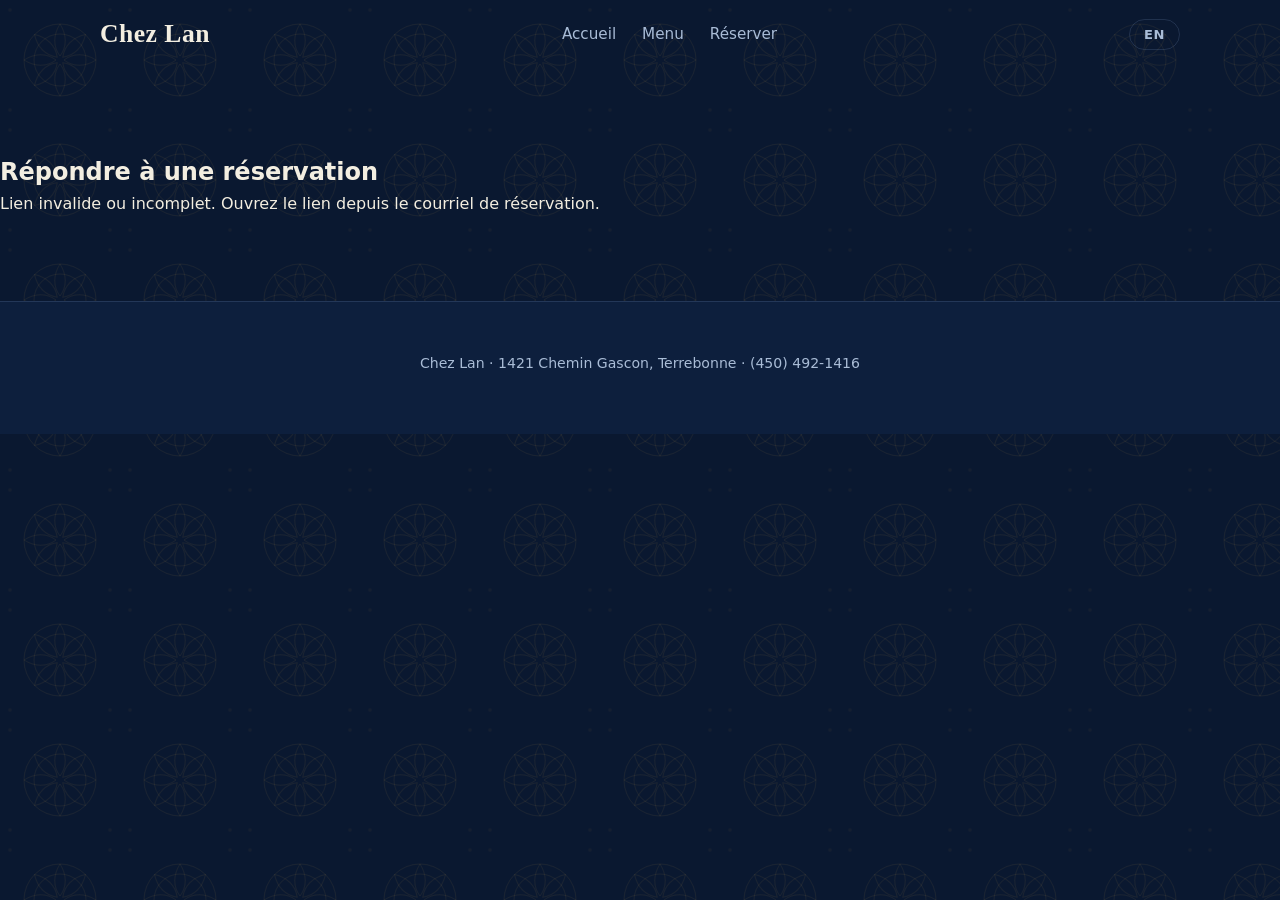
<file: repondre.html>
<!DOCTYPE html>
<html lang="fr">
<head>
<meta charset="UTF-8">
<meta name="viewport" content="width=device-width, initial-scale=1.0">
<title>Répondre à une réservation — Chez Lan</title>
<meta name="robots" content="noindex">
<link rel="stylesheet" href="styles.css?v=7">
<style>
  .rp-banner { padding: 1rem 1.2rem; border-radius: 12px; color: #fff; font-weight: 700; margin-bottom: 1.2rem; font-size: 1.05rem; }
  .rp-banner.accept { background: #1e7e34; }
  .rp-banner.refuse { background: #c0392b; }
  .msg-preview { white-space: pre-wrap; background: #f8f6f0; border: 1px solid #e5ddc9; border-radius: 10px; padding: 1rem; font-size: .92rem; line-height: 1.55; }
  .summary-grid { display: grid; grid-template-columns: auto 1fr; gap: .35rem 1rem; }
  .summary-grid dt { font-weight: 700; color: var(--navy); }
  .summary-grid dd { margin: 0; }
  #doneBox { display: none; background: #e8f5e9; border: 1px solid #1e7e34; color: #1b5e20; border-radius: 10px; padding: 1rem; margin-top: 1rem; font-weight: 600; }
  #errBox { display: none; background: #fdecea; border: 1px solid #c0392b; color: #7b1f14; border-radius: 10px; padding: 1rem; margin-top: 1rem; }
  .send-note { color: #666; font-size: .9rem; margin-top: .6rem; }
</style>
</head>
<body>
<nav>
  <div class="nav-inner">
    <a class="brand" href="index.html">Chez Lan</a>
    <div class="nav-links" id="navLinks">
      <a href="index.html" data-i18n="nav.home">Accueil</a>
      <a href="index.html#menu" data-i18n="nav.menu">Menu</a>
      <a href="reservation.html" data-i18n="nav.reserve">Réserver</a>
    </div>
    <div class="nav-right">
      <button class="lang-toggle" id="langBtn" aria-label="Switch language">EN</button>
      <button class="nav-toggle" id="navToggle" aria-label="Menu">☰</button>
    </div>
  </div>
</nav>

<main>
  <section class="section">
    <h2 data-i18n="rp.title">Répondre à une réservation</h2>

    <div id="badLink" class="card" style="display:none">
      <p data-i18n="rp.badLink">Lien invalide ou incomplet. Ouvrez le lien depuis le courriel de réservation.</p>
    </div>

    <div id="resWrap" style="display:none; max-width: 640px;">
      <div id="actionBanner" class="rp-banner accept"></div>

      <div class="card">
        <h3 data-i18n="rp.summary">Détails de la réservation</h3>
        <dl class="summary-grid">
          <dt data-i18n="rp.name">Nom</dt><dd id="sName"></dd>
          <dt data-i18n="rp.date">Date</dt><dd id="sDate"></dd>
          <dt data-i18n="rp.time">Heure</dt><dd id="sTime"></dd>
          <dt data-i18n="rp.guests">Convives</dt><dd id="sGuests"></dd>
          <dt data-i18n="rp.phone">Téléphone</dt><dd id="sPhone"></dd>
          <dt data-i18n="rp.email">Courriel</dt><dd id="sEmail"></dd>
        </dl>
      </div>

      <div class="card">
        <h3 data-i18n="rp.msgTitle">Message qui sera envoyé au client</h3>
        <div class="msg-preview" id="msgPreview"></div>
      </div>

      <a id="sendBtn" class="btn btn-gold btn-block" href="#"></a>
      <p class="send-note" id="sendNote"></p>
      <div id="doneBox"></div>
      <div id="errBox"></div>
    </div>
  </section>
</main>

<footer>
  <p data-i18n="rp.footer">Chez Lan · 1421 Chemin Gascon, Terrebonne · (450) 492-1416</p>
</footer>

<script src="templates.js?v=7"></script>
<script src="repondre.js?v=7"></script>
</body>
</html>
</file>
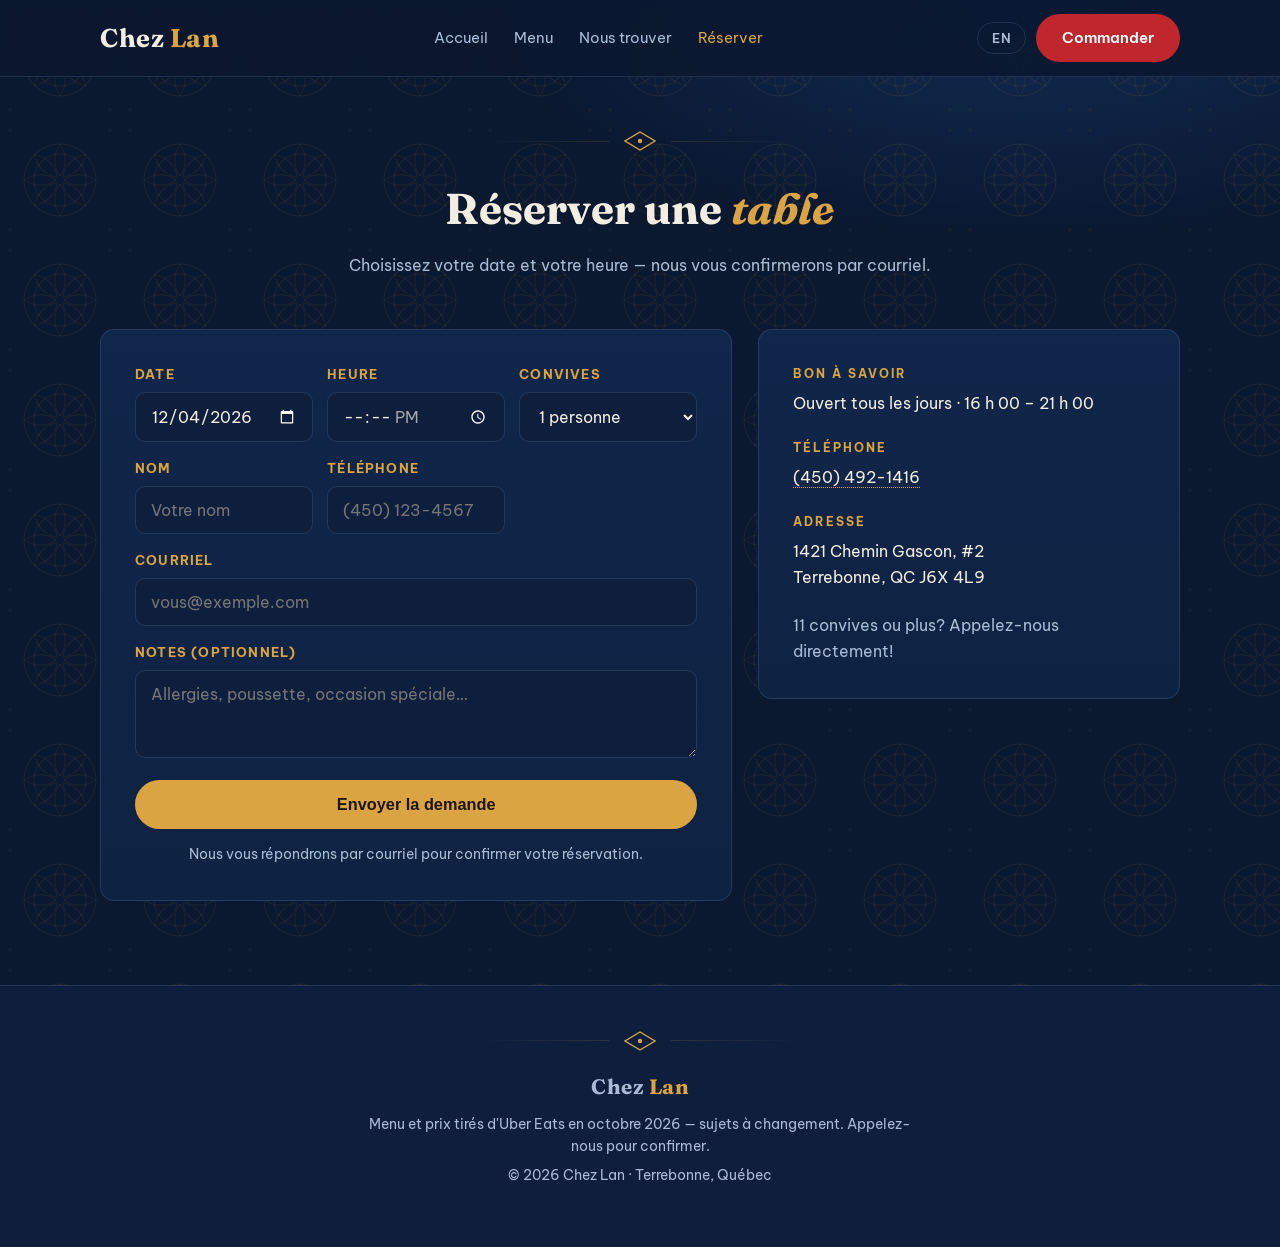
<file: reservation.html>
<!DOCTYPE html>
<html lang="fr">
<head>
<meta charset="UTF-8">
<meta name="viewport" content="width=device-width, initial-scale=1.0">
<title>Réserver une table · Chez Lan Terrebonne</title>
<meta name="description" content="Réservez une table au restaurant Chez Lan à Terrebonne. Choisissez votre date et votre heure — nous vous confirmerons par courriel.">
<link rel="preconnect" href="https://fonts.googleapis.com">
<link rel="preconnect" href="https://fonts.gstatic.com" crossorigin>
<link href="https://fonts.googleapis.com/css2?family=Fraunces:ital,opsz,wght@0,9..144,500;0,9..144,700;1,9..144,500;1,9..144,700&family=Be+Vietnam+Pro:wght@400;500;600;700&display=swap" rel="stylesheet">
<link rel="stylesheet" href="styles.css?v=7">
</head>
<body>

<nav class="nav">
  <div class="nav-inner">
    <a class="brand" href="index.html">Chez <span>Lan</span></a>
    <div class="nav-links">
      <a href="index.html" data-i18n="nav.home">Accueil</a>
      <a href="index.html#favoris" data-i18n="nav.menu">Menu</a>
      <a href="index.html#infos" data-i18n="nav.info">Nous trouver</a>
      <a href="reservation.html" data-i18n="nav.book" style="color:var(--gold)">Réserver</a>
    </div>
    <div class="nav-cta">
      <button class="nav-toggle" id="navToggle" aria-label="Menu">☰</button>
      <button class="lang-toggle" id="langBtn">EN</button>
      <a class="btn order-link" href="#" target="_blank" rel="noopener" data-i18n="nav.order">Commander</a>
    </div>
  </div>
</nav>

<section class="res-hero">
  <div class="wrap">
    <div class="sec-head" style="margin-bottom:0">
      <div class="vn-divider" aria-hidden="true">
        <svg width="34" height="22" viewBox="0 0 34 22"><path d="M17 2 L32 11 L17 20 L2 11 Z" fill="none" stroke="#d9a441" stroke-width="1.4"/><circle cx="17" cy="11" r="2.2" fill="#d9a441"/></svg>
      </div>
      <h2 data-i18n="res.title">Réserver une <em>table</em></h2>
      <p data-i18n="res.sub">Choisissez votre date et votre heure — nous vous confirmerons par courriel.</p>
    </div>
  </div>
</section>

<section class="res-main">
  <div class="wrap">
    <div class="res-grid">
      <div class="res-card">
        <form id="resForm" novalidate>
          <div class="field-row">
            <div class="field">
              <label for="fDate" data-i18n="res.date">Date</label>
              <input type="date" id="fDate" required>
            </div>
            <div class="field">
              <label for="fTime" data-i18n="res.time">Heure</label>
              <input type="time" id="fTime" min="16:00" max="21:00" required>
            </div>
            <div class="field">
              <label for="fGuests" data-i18n="res.guests">Convives</label>
              <select id="fGuests" required></select>
            </div>
          </div>
          <div class="field-row">
            <div class="field">
              <label for="fName" data-i18n="res.name">Nom</label>
              <input type="text" id="fName" data-i18n-ph="res.namePh" placeholder="Votre nom" required autocomplete="name">
            </div>
            <div class="field">
              <label for="fPhone" data-i18n="res.phone">Téléphone</label>
              <input type="tel" id="fPhone" placeholder="(450) 123-4567" required autocomplete="tel">
            </div>
          </div>
          <div class="field">
            <label for="fEmail" data-i18n="res.email">Courriel</label>
            <input type="email" id="fEmail" data-i18n-ph="res.emailPh" placeholder="vous@exemple.com" required autocomplete="email">
          </div>
          <div class="field">
            <label for="fNotes" data-i18n="res.notes">Notes (optionnel)</label>
            <textarea id="fNotes" rows="3" data-i18n-ph="res.notesPh" placeholder="Allergies, poussette, occasion spéciale…"></textarea>
          </div>
          <input type="text" id="fHoney" name="_honey" style="display:none" tabindex="-1" autocomplete="off">
          <p class="form-error" id="formError" style="display:none"></p>
          <button type="submit" class="btn btn-gold btn-block" id="submitBtn" data-i18n="res.submit">Envoyer la demande</button>
          <p class="res-note" data-i18n="res.note">Nous vous répondrons par courriel pour confirmer votre réservation.</p>
        </form>
        <div class="res-success" id="resSuccess" style="display:none">
          <div class="success-check">✓</div>
          <h3 data-i18n="res.successT">Demande envoyée!</h3>
          <p id="successSummary"></p>
          <button class="btn btn-outline" id="againBtn" data-i18n="res.new">Faire une autre demande</button>
        </div>
      </div>
      <aside class="info-card res-aside">
        <div class="info-row">
          <h4 data-i18n="res.infoT">Bon à savoir</h4>
          <p data-i18n="res.hours">Ouvert tous les jours · 16 h 00 – 21 h 00</p>
        </div>
        <div class="info-row">
          <h4 data-i18n="info.phone">Téléphone</h4>
          <p><a href="tel:+14504921416">(450) 492-1416</a></p>
        </div>
        <div class="info-row">
          <h4 data-i18n="info.addr">Adresse</h4>
          <p>1421 Chemin Gascon, #2<br>Terrebonne, QC J6X 4L9</p>
        </div>
        <div class="info-row">
          <p class="res-note" data-i18n="res.bigparty">11 convives ou plus? Appelez-nous directement!</p>
        </div>
      </aside>
    </div>
  </div>
</section>

<footer>
  <div class="wrap">
    <div class="vn-divider" aria-hidden="true">
      <svg width="34" height="22" viewBox="0 0 34 22"><path d="M17 2 L32 11 L17 20 L2 11 Z" fill="none" stroke="#d9a441" stroke-width="1.4"/><circle cx="17" cy="11" r="2.2" fill="#d9a441"/></svg>
    </div>
    <span class="brand">Chez <span>Lan</span></span>
    <p data-i18n="foot.note">Menu et prix tirés d'Uber Eats en octobre 2026 — sujets à changement. Appelez-nous pour confirmer.</p>
    <p data-i18n="foot.rights">© 2026 Chez Lan · Terrebonne, Québec</p>
  </div>
</footer>

<script src="templates.js?v=7"></script>
<script src="reservation.js?v=7"></script>
</body>
</html>
</file>
<file: styles.css>
/* Chez Lan — blue porcelain theme. Deep sea navy + cobalt + gold,
   with a faint hand-drawn Vietnamese lotus (hoa sen) background. */
:root {
  --bg: #0a1830;
  --bg2: #0d1f3d;
  --card: #10264a;
  --card2: #0e2242;
  --cream: #f3eee1;
  --muted: #a9bcd6;
  --blue: #2f6fd0;
  --blue-deep: #1b3a6b;
  --red: #c0272d;
  --red-deep: #9a1e24;
  --gold: #d9a441;
  --gold-soft: rgba(217, 164, 65, 0.16);
  --line: rgba(147, 180, 226, 0.16);
  --radius: 14px;
  --font-display: "Fraunces", Georgia, serif;
  --font-script: "Great Vibes", "Snell Roundhand", cursive;
  --font-body: "Be Vietnam Pro", "Inter", system-ui, sans-serif;
  /* Subtle Vietnamese lotus rosette (hoa sen) tile, hand-drawn SVG */
  --lotus: url("data:image/svg+xml,%3Csvg xmlns='http://www.w3.org/2000/svg' width='120' height='120' viewBox='0 0 120 120'%3E%3Cg fill='none' stroke='%23d9a441' stroke-opacity='0.08'%3E%3Ccircle cx='60' cy='60' r='36'/%3E%3Ccircle cx='60' cy='60' r='26'/%3E%3Cpath d='M60 24 C67 35 67 47 60 56 C53 47 53 35 60 24 Z'/%3E%3Cpath d='M60 24 C67 35 67 47 60 56 C53 47 53 35 60 24 Z' transform='rotate(45 60 60)'/%3E%3Cpath d='M60 24 C67 35 67 47 60 56 C53 47 53 35 60 24 Z' transform='rotate(90 60 60)'/%3E%3Cpath d='M60 24 C67 35 67 47 60 56 C53 47 53 35 60 24 Z' transform='rotate(135 60 60)'/%3E%3Cpath d='M60 24 C67 35 67 47 60 56 C53 47 53 35 60 24 Z' transform='rotate(180 60 60)'/%3E%3Cpath d='M60 24 C67 35 67 47 60 56 C53 47 53 35 60 24 Z' transform='rotate(225 60 60)'/%3E%3Cpath d='M60 24 C67 35 67 47 60 56 C53 47 53 35 60 24 Z' transform='rotate(270 60 60)'/%3E%3Cpath d='M60 24 C67 35 67 47 60 56 C53 47 53 35 60 24 Z' transform='rotate(315 60 60)'/%3E%3C/g%3E%3Cg fill='%23d9a441' fill-opacity='0.05'%3E%3Ccircle cx='10' cy='10' r='1.8'/%3E%3Ccircle cx='110' cy='10' r='1.8'/%3E%3Ccircle cx='10' cy='110' r='1.8'/%3E%3Ccircle cx='110' cy='110' r='1.8'/%3E%3C/g%3E%3C/svg%3E");
}

* { margin: 0; padding: 0; box-sizing: border-box; }
html { scroll-behavior: smooth; }
body {
  font-family: var(--font-body);
  background: var(--bg);
  background-image: var(--lotus);
  color: var(--cream);
  line-height: 1.6;
  -webkit-font-smoothing: antialiased;
}
img { max-width: 100%; display: block; }
a { color: inherit; }

.wrap { max-width: 1120px; margin: 0 auto; padding: 0 20px; }

/* ---------- Nav ---------- */
.nav {
  position: fixed; top: 0; left: 0; right: 0; z-index: 50;
  background: rgba(10, 24, 48, 0.9);
  backdrop-filter: blur(12px);
  border-bottom: 1px solid var(--line);
}
.nav-inner {
  max-width: 1120px; margin: 0 auto; padding: 14px 20px;
  display: flex; align-items: center; justify-content: space-between; gap: 12px;
}
.brand { font-family: var(--font-display); font-size: 1.6rem; font-weight: 700; letter-spacing: 0.5px; text-decoration: none; }
.brand span { color: var(--gold); }
.nav-links { display: flex; gap: 26px; align-items: center; }
.nav-links a { text-decoration: none; color: var(--muted); font-size: 0.95rem; transition: color 0.2s; }
.nav-links a:hover { color: var(--cream); }
.btn {
  display: inline-block; background: var(--blue); color: #fff; text-decoration: none;
  padding: 12px 26px; border-radius: 999px; font-weight: 600; font-size: 0.95rem;
  border: none; cursor: pointer; transition: transform 0.15s, background 0.2s;
}
.btn:hover { background: #2560b8; transform: translateY(-1px); }
.btn-gold { background: var(--gold); color: #1c140d; }
.btn-gold:hover { background: #c4932f; }
.btn-outline { background: transparent; border: 1.5px solid var(--gold); color: var(--gold); }
.btn-outline:hover { background: rgba(217,164,65,0.12); }
.lang-toggle {
  background: transparent; border: 1px solid var(--line); color: var(--muted);
  border-radius: 999px; padding: 7px 14px; font-size: 0.82rem; cursor: pointer;
  font-weight: 600; letter-spacing: 0.5px; font-family: var(--font-body);
}
.lang-toggle:hover { color: var(--cream); border-color: var(--gold); }
.nav-cta { display: flex; gap: 10px; align-items: center; }
.nav-toggle {
  display: none; background: transparent; border: 1px solid var(--line); color: var(--cream);
  border-radius: 10px; padding: 8px 13px; font-size: 1.05rem; cursor: pointer; font-family: var(--font-body);
}
.nav-toggle:hover { border-color: var(--gold); }

/* ---------- Hero ---------- */
/* ---------- Hero (cinematic) ---------- */
.hero {
  min-height: 100svh; display: flex; align-items: stretch; position: relative;
  overflow: hidden; background: #060a13;
}
.hero-bg {
  position: absolute; inset: 0; width: 100%; height: 100%; object-fit: cover;
  filter: sepia(0.22) saturate(1.05) brightness(0.72);
}
.hero-shade {
  position: absolute; inset: 0; pointer-events: none;
  background:
    linear-gradient(90deg, rgba(4,7,14,0.88) 0%, rgba(4,7,14,0.55) 42%, rgba(4,7,14,0.22) 70%, rgba(4,7,14,0.45) 100%),
    linear-gradient(0deg, rgba(4,7,14,0.92) 0%, transparent 34%),
    linear-gradient(180deg, rgba(4,7,14,0.6) 0%, transparent 26%);
}
.hero-inner {
  position: relative; display: flex; flex-direction: column; justify-content: center;
  padding-top: 120px; padding-bottom: 64px; width: 100%;
}
.hero-badge { display: flex; align-items: center; gap: 12px; margin-bottom: 26px; }
.hero-badge span { font-family: var(--font-script); font-size: 1.6rem; color: var(--gold); }
.hero-title {
  font-family: var(--font-display); font-weight: 500;
  font-size: clamp(2.5rem, 5.6vw, 4.4rem); line-height: 1.12;
  max-width: 780px; margin-bottom: 20px; color: #f6f1e6;
}
.hero-title .script {
  font-family: var(--font-script); font-weight: 400; color: var(--gold);
  font-size: 1.22em; padding-right: 0.06em; white-space: nowrap;
}
.hero-sub { color: #cfd6e2; font-size: 1.05rem; max-width: 540px; margin-bottom: 34px; }
.hero-ctas { display: flex; gap: 14px; flex-wrap: wrap; margin-bottom: 46px; }
.btn-red {
  background: var(--red); color: #fff; text-transform: uppercase;
  letter-spacing: 1.5px; font-size: 0.85rem; padding: 16px 36px;
}
.btn-red:hover { background: var(--red-deep); transform: translateY(-1px); }
.btn-ghostlight {
  background: rgba(255,255,255,0.06); border: 1px solid rgba(246,241,230,0.5);
  color: #f6f1e6; backdrop-filter: blur(4px); padding: 16px 34px;
}
.btn-ghostlight:hover { border-color: #f6f1e6; background: rgba(255,255,255,0.12); transform: translateY(-1px); }
.hero-foot {
  display: flex; justify-content: space-between; align-items: flex-end; gap: 18px;
  border-top: 1px solid rgba(246,241,230,0.16); padding-top: 22px; max-width: 780px;
}
.hero-sig { font-family: var(--font-display); font-weight: 700; font-size: 1.35rem; letter-spacing: 2px; text-transform: uppercase; color: #f6f1e6; opacity: 0.92; line-height: 1; }
.hero-sig span { color: var(--gold); }
.rating { display: flex; align-items: center; gap: 10px; color: var(--muted); font-size: 0.95rem; }
.rating .stars { color: var(--gold); letter-spacing: 2px; font-size: 1.1rem; }
/* nav order button echoes the red CTA */
.nav-cta .order-link { background: var(--red); }
.nav-cta .order-link:hover { background: var(--red-deep); }

/* ---------- Sections ---------- */
section { padding: 84px 0; position: relative; }
.sec-head { text-align: center; max-width: 640px; margin: 0 auto 46px; }
.sec-head h2 { font-family: var(--font-display); font-size: clamp(1.9rem, 4vw, 2.7rem); margin-bottom: 10px; }
.sec-head h2 em { color: var(--gold); font-style: italic; }
.sec-head p { color: var(--muted); }
.vn-divider { display: flex; align-items: center; gap: 14px; justify-content: center; margin: 0 auto 22px; max-width: 320px; }
.vn-divider::before, .vn-divider::after { content: ""; flex: 1; height: 1px; background: linear-gradient(90deg, transparent, var(--gold-soft)); }
.vn-divider::after { background: linear-gradient(90deg, var(--gold-soft), transparent); }
.vn-divider svg { flex: none; }

/* ---------- Featured ---------- */
.fav-grid { display: grid; grid-template-columns: repeat(auto-fit, minmax(300px, 1fr)); gap: 22px; }
.fav-card {
  background: linear-gradient(180deg, var(--card), var(--card2));
  border: 1px solid var(--line); border-radius: var(--radius);
  overflow: hidden; transition: transform 0.2s, box-shadow 0.2s, border-color 0.2s;
  position: relative;
}
.fav-card::before {
  content: ""; position: absolute; inset: 0 0 auto 0; height: 3px;
  background: linear-gradient(90deg, transparent, var(--gold), transparent);
  opacity: 0.7;
}
.fav-card:hover { transform: translateY(-4px); box-shadow: 0 18px 40px rgba(0,0,0,0.45); border-color: rgba(217,164,65,0.4); }
.fav-img { height: 190px; background-size: cover; background-position: center; position: relative; }
.fav-rank {
  position: absolute; top: 12px; left: 12px; background: var(--gold); color: #1c140d;
  font-weight: 800; font-size: 0.8rem; padding: 5px 12px; border-radius: 999px; z-index: 2;
}
.fav-body { padding: 22px; }
.fav-body h3 { font-family: var(--font-display); font-size: 1.12rem; margin-bottom: 8px; line-height: 1.35; }
.fav-meta { display: flex; justify-content: space-between; align-items: center; }
.price { color: var(--gold); font-weight: 700; font-size: 1.15rem; }
.like { color: var(--muted); font-size: 0.85rem; }
.like b { color: #ff8a7a; }

/* ---------- Menu ---------- */
#menu { background: var(--bg2); }
#menu::before { content: ""; position: absolute; inset: 0; background-image: var(--lotus); opacity: 0.5; pointer-events: none; }
#menu .wrap { position: relative; }
.menu-controls {
  display: flex; gap: 12px; flex-wrap: wrap; justify-content: center;
  margin-bottom: 14px; position: sticky; top: 64px; z-index: 20;
  background: rgba(13, 31, 61, 0.96); backdrop-filter: blur(10px);
  padding: 14px 10px; border-radius: var(--radius); border: 1px solid var(--line);
}
.tab {
  background: transparent; border: 1px solid var(--line); color: var(--muted);
  padding: 9px 18px; border-radius: 999px; cursor: pointer; font-size: 0.88rem; font-weight: 600;
  transition: all 0.18s; font-family: var(--font-body);
}
.tab:hover { color: var(--cream); border-color: var(--gold); }
.tab.active { background: var(--blue); border-color: var(--blue); color: #fff; }
.search-row { display: flex; justify-content: center; margin-bottom: 34px; }
.search {
  width: 100%; max-width: 440px; background: var(--card); border: 1px solid var(--line);
  color: var(--cream); padding: 13px 20px; border-radius: 999px; font-size: 0.95rem; font-family: var(--font-body);
}
.search::placeholder { color: #7d93b5; }
.search:focus { outline: none; border-color: var(--gold); }
.cat-block { margin-bottom: 44px; }
.cat-title {
  font-family: var(--font-display); font-size: 1.6rem; margin-bottom: 4px;
  display: flex; align-items: center; gap: 14px;
}
.cat-title::after { content: ""; flex: 1; height: 1px; background: var(--line); }
.cat-note { color: var(--muted); font-size: 0.88rem; margin-bottom: 18px; font-style: italic; }
.dish-grid { display: grid; grid-template-columns: repeat(auto-fill, minmax(320px, 1fr)); gap: 14px; }
.dish {
  background: var(--card); border: 1px solid var(--line); border-radius: 12px;
  padding: 16px 18px; display: flex; gap: 14px; align-items: flex-start;
  transition: border-color 0.18s;
}
.dish:hover { border-color: rgba(217,164,65,0.45); }
.dish-thumb {
  width: 64px; height: 64px; border-radius: 10px; object-fit: cover; flex: none;
  border: 1px solid var(--gold-soft);
}
.dish-main { flex: 1; display: flex; flex-direction: column; gap: 6px; min-width: 0; }
.dish-top { display: flex; justify-content: space-between; gap: 12px; align-items: flex-start; }
.dish h3 { font-size: 0.95rem; font-weight: 600; line-height: 1.4; }
.dish .price { white-space: nowrap; font-size: 1.02rem; }
.dish p { color: var(--muted); font-size: 0.85rem; }
.dish-foot { display: flex; gap: 8px; align-items: center; margin-top: 2px; flex-wrap: wrap; }
.badge {
  font-size: 0.7rem; font-weight: 800; text-transform: uppercase; letter-spacing: 0.8px;
  padding: 4px 10px; border-radius: 999px;
}
.badge.bogo { background: var(--gold); color: #1c140d; }
.badge.free40 { background: #2e7d4f; color: #fff; }
.badge.pop { background: var(--blue); color: #fff; }
.dish .like { font-size: 0.8rem; }
.no-results { text-align: center; color: var(--muted); padding: 50px 0; font-size: 1.05rem; }

/* ---------- Info ---------- */
.info-grid { display: grid; grid-template-columns: 1fr 1fr; gap: 26px; align-items: stretch; }
.info-card {
  background: linear-gradient(180deg, var(--card), var(--card2));
  border: 1px solid var(--line); border-radius: var(--radius);
  padding: 34px; display: flex; flex-direction: column; gap: 22px;
}
.info-row h4 { color: var(--gold); text-transform: uppercase; font-size: 0.78rem; letter-spacing: 2px; margin-bottom: 6px; }
.info-row p, .info-row a { font-size: 1.02rem; }
.info-row a { color: var(--cream); text-decoration: none; border-bottom: 1px dotted var(--gold); }
.info-row a:hover { color: var(--gold); }
.hours-line { display: flex; justify-content: space-between; max-width: 320px; padding: 4px 0; border-bottom: 1px dashed rgba(147,180,226,0.2); }
.hours-line:last-child { border-bottom: none; }
.info-ctas { display: flex; gap: 12px; flex-wrap: wrap; margin-top: 6px; }
.map-frame { border-radius: var(--radius); overflow: hidden; border: 1px solid var(--line); min-height: 380px; }
.map-frame iframe { width: 100%; height: 100%; min-height: 380px; border: 0; filter: hue-rotate(180deg) saturate(0.7) brightness(0.92); }

/* ---------- Reservation ---------- */
.res-hero { padding: 130px 0 10px; background:
  radial-gradient(900px 400px at 80% 0%, rgba(47, 111, 208, 0.22), transparent 60%), var(--bg); }
.res-hero::before { content: ""; position: absolute; inset: 0; background-image: var(--lotus); pointer-events: none; }
.res-hero .wrap { position: relative; }
.res-main { padding-top: 40px; }
.res-grid { display: grid; grid-template-columns: 1.5fr 1fr; gap: 26px; align-items: start; }
.res-card {
  background: linear-gradient(180deg, var(--card), var(--card2));
  border: 1px solid var(--line); border-radius: var(--radius); padding: 34px;
}
.field-row { display: grid; grid-template-columns: 1fr 1fr 1fr; gap: 14px; }
.field-row.two { grid-template-columns: 1fr 1fr; }
.field { display: flex; flex-direction: column; gap: 7px; margin-bottom: 16px; }
.field label { font-size: 0.82rem; font-weight: 700; text-transform: uppercase; letter-spacing: 1.2px; color: var(--gold); }
.field input, .field select, .field textarea {
  background: var(--bg2); border: 1px solid var(--line); color: var(--cream);
  padding: 13px 15px; border-radius: 10px; font-size: 0.98rem; font-family: var(--font-body);
  width: 100%; color-scheme: dark;
}
.field input:focus, .field select:focus, .field textarea:focus { outline: none; border-color: var(--gold); }
.field textarea { resize: vertical; }
.btn-block { width: 100%; padding: 15px; font-size: 1.02rem; margin-top: 6px; }
.btn:disabled { opacity: 0.6; cursor: wait; transform: none; }
.form-error {
  background: rgba(200, 69, 44, 0.14); border: 1px solid rgba(200, 69, 44, 0.5);
  color: #ffb4a6; padding: 12px 16px; border-radius: 10px; font-size: 0.9rem; margin-bottom: 14px;
}
.res-note { color: var(--muted); font-size: 0.88rem; margin-top: 14px; text-align: center; }
.res-aside p.res-note { text-align: left; margin-top: 0; }
.res-success { text-align: center; padding: 20px 0; }
.success-check {
  width: 72px; height: 72px; margin: 0 auto 18px; border-radius: 50%;
  background: rgba(46, 125, 79, 0.18); border: 2px solid #2e7d4f; color: #7bd9a2;
  font-size: 2rem; display: flex; align-items: center; justify-content: center;
}
.res-success h3 { font-family: var(--font-display); font-size: 1.6rem; margin-bottom: 10px; }
.res-success p { color: var(--muted); margin-bottom: 22px; }

/* ---------- Footer ---------- */
footer { border-top: 1px solid var(--line); padding: 44px 0 54px; text-align: center; color: var(--muted); font-size: 0.88rem; background: var(--bg2); }
footer .brand { font-size: 1.3rem; display: block; margin-bottom: 10px; }
footer p { max-width: 560px; margin: 6px auto; }
footer .vn-divider { margin-bottom: 18px; }

/* ---------- Responsive ---------- */
@media (max-width: 860px) {
  .nav-links { display: none; }
  .nav-toggle { display: block; }
  .nav-links.open {
    display: flex; position: absolute; top: 100%; left: 0; right: 0;
    background: rgba(10, 24, 48, 0.98); backdrop-filter: blur(12px);
    flex-direction: column; align-items: stretch; gap: 0;
    padding: 8px 20px 16px; border-bottom: 1px solid var(--line);
  }
  .nav-links.open a { padding: 12px 0; font-size: 1.02rem; border-bottom: 1px solid rgba(147,180,226,0.1); }
  .nav-links.open a:last-child { border-bottom: none; }
  .hero-inner { padding-top: 104px; }
  .hero-badge span { font-size: 1.35rem; }
  .hero-foot { flex-direction: column; align-items: flex-start; gap: 10px; }
  .hero-sig { font-size: 1.7rem; }
  .info-grid { grid-template-columns: 1fr; }
  .res-grid { grid-template-columns: 1fr; }
  .field-row { grid-template-columns: 1fr; }
  .menu-controls { top: 60px; }
  section { padding: 60px 0; }
}

/* ---------- Small phones: slim sticky category strip ---------- */
@media (max-width: 640px) {
  .menu-controls {
    flex-wrap: nowrap;
    justify-content: flex-start;
    overflow-x: auto;
    -webkit-overflow-scrolling: touch;
    scrollbar-width: none;
    -ms-overflow-style: none;
    scroll-snap-type: x proximity;
    gap: 8px;
    padding: 10px 12px;
    /* full-bleed sticky strip */
    margin: 0 -20px 14px;
    border-radius: 0;
    border-left: none;
    border-right: none;
  }
  .menu-controls::-webkit-scrollbar { display: none; }
  .tab {
    flex: none;
    scroll-snap-align: start;
    padding: 8px 14px;
    font-size: 0.82rem;
  }
  .dish-grid { grid-template-columns: 1fr; }
  .dish { padding: 12px 14px; gap: 12px; }
  .dish-thumb { width: 56px; height: 56px; }
  .cat-title { font-size: 1.32rem; }
  .cat-block { margin-bottom: 32px; }
  .search-row { margin-bottom: 20px; }
  section { padding: 44px 0; }
}
</file>
